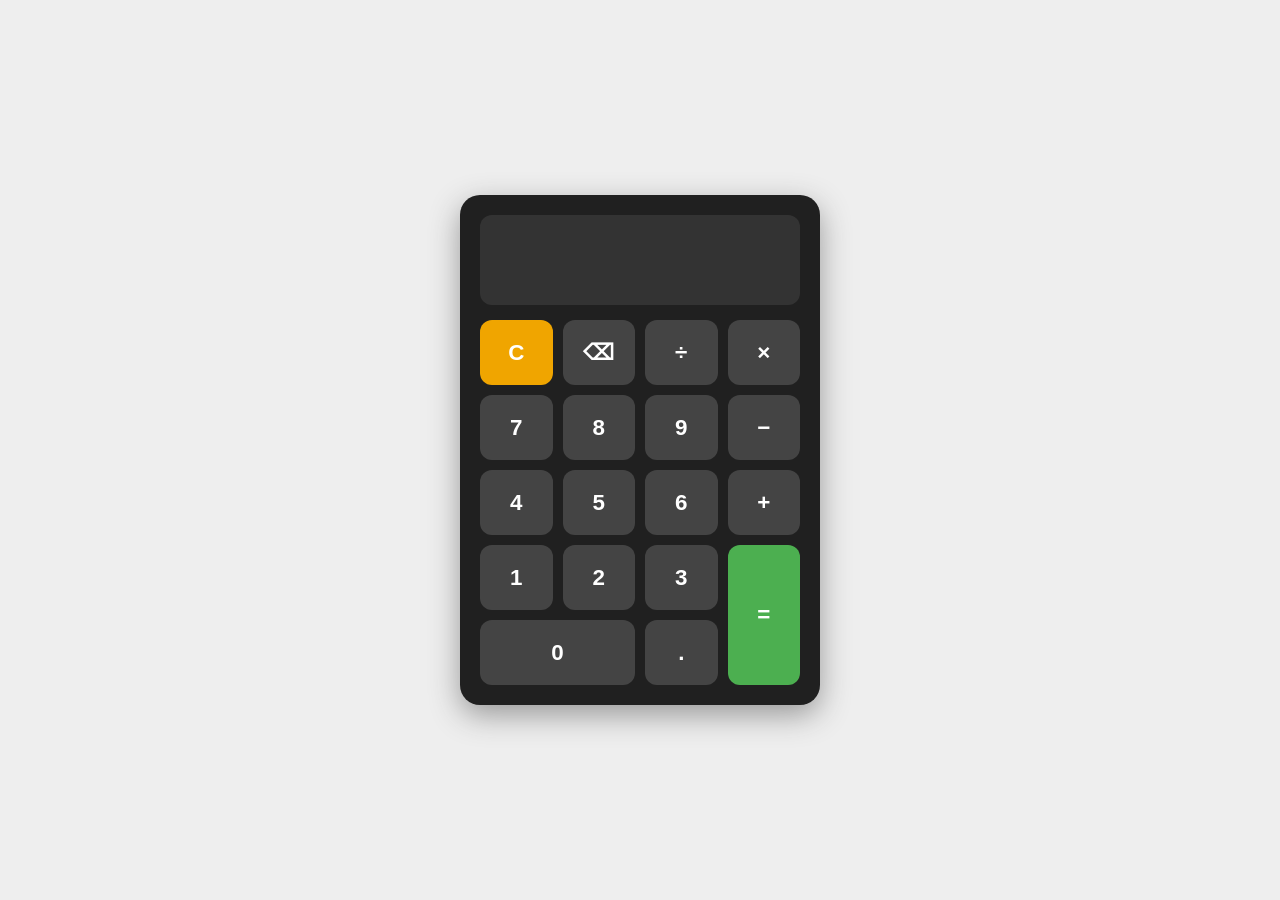
<file: WebDev-L2-Calculator/index.html>
<!DOCTYPE html>
<html lang="en">
<head>
    <meta charset="UTF-8">
    <meta name="viewport" content="width=device-width, initial-scale=1.0">
    <title>Calculator</title>
    <link rel="stylesheet" href="style.css">
</head>

<body>

<div class="calculator">
    <input id="display" readonly>

    <div id="keys">
        <button data-key="C" class="operator">C</button>
        <button data-key="back">⌫</button>
        <button data-key="/">÷</button>
        <button data-key="*">×</button>

        <button data-key="7">7</button>
        <button data-key="8">8</button>
        <button data-key="9">9</button>
        <button data-key="-">−</button>

        <button data-key="4">4</button>
        <button data-key="5">5</button>
        <button data-key="6">6</button>
        <button data-key="+">+</button>

        <button data-key="1">1</button>
        <button data-key="2">2</button>
        <button data-key="3">3</button>
        <button data-key="=" class="equal">=</button>

        <button data-key="0" class="zero">0</button>
        <button data-key=".">.</button>
    </div>
</div>

<script src="script.js"></script>
</body>
</html>
</file>
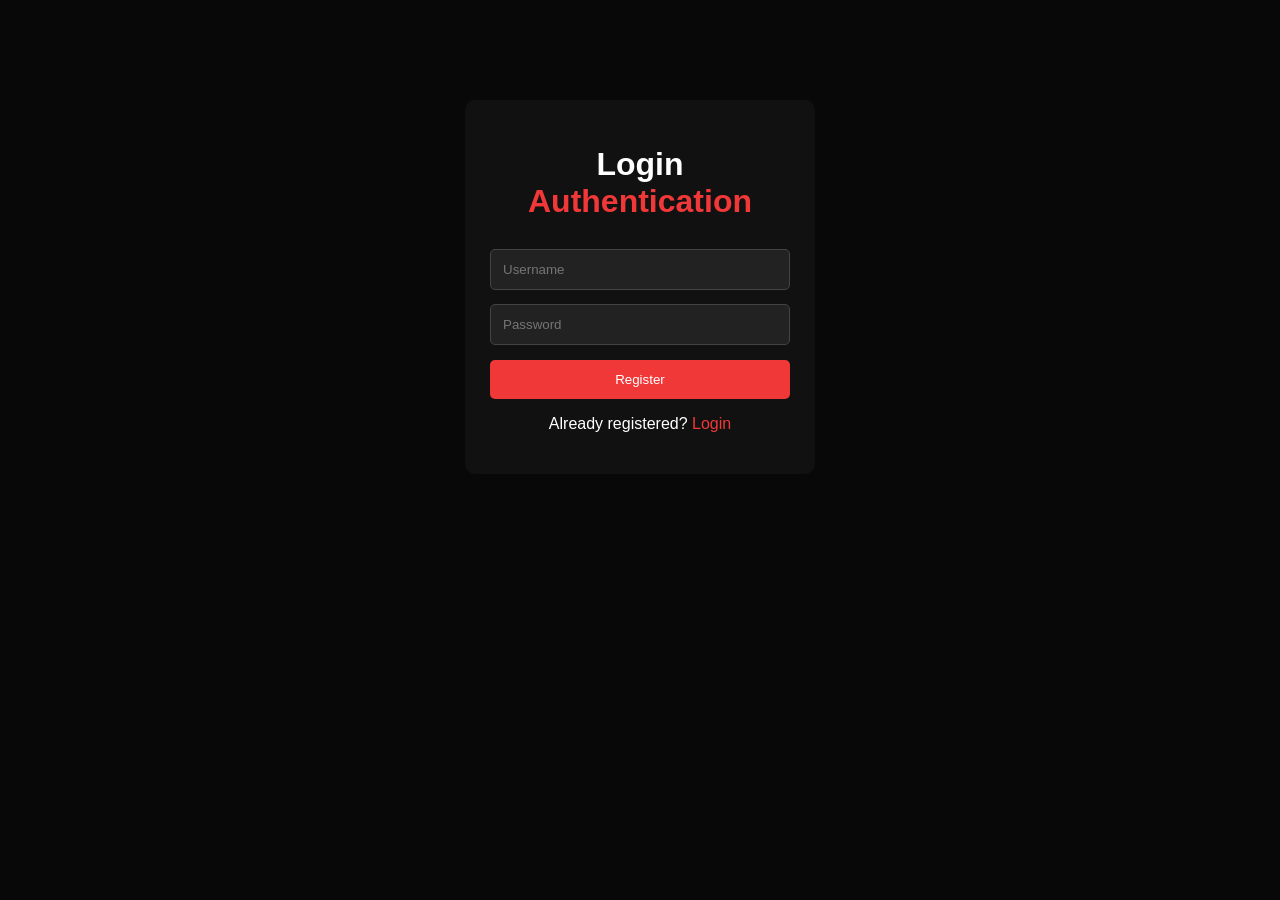
<file: WebDev-L2-LoginAuthentication/index.html>
<!DOCTYPE html>
<html>
<head>
    <title>Login Authentication</title>
    <link rel="stylesheet" href="style.css">
</head>
<body>

<div class="box">
    <h1>Login <span>Authentication</span></h1>

    <div id="register">
        <input id="name" placeholder="Username">
        <input id="pass" type="password" placeholder="Password">
        <button onclick="register()">Register</button>
        <p>Already registered? <a onclick="showLogin()">Login</a></p>
    </div>

    <div id="login" style="display:none">
        <input id="user" placeholder="Username">
        <input id="password" type="password" placeholder="Password">
        <button onclick="login()">Login</button>
        <p>New user? <a onclick="showRegister()">Register</a></p>
    </div>

    <div id="dashboard" style="display:none">
        <h2>Welcome!</h2>
        <p>You are logged in.</p>
        <button onclick="logout()">Logout</button>
    </div>

    <p id="message"></p>
</div>

<script src="script.js"></script>
</body>
</html>
</file>
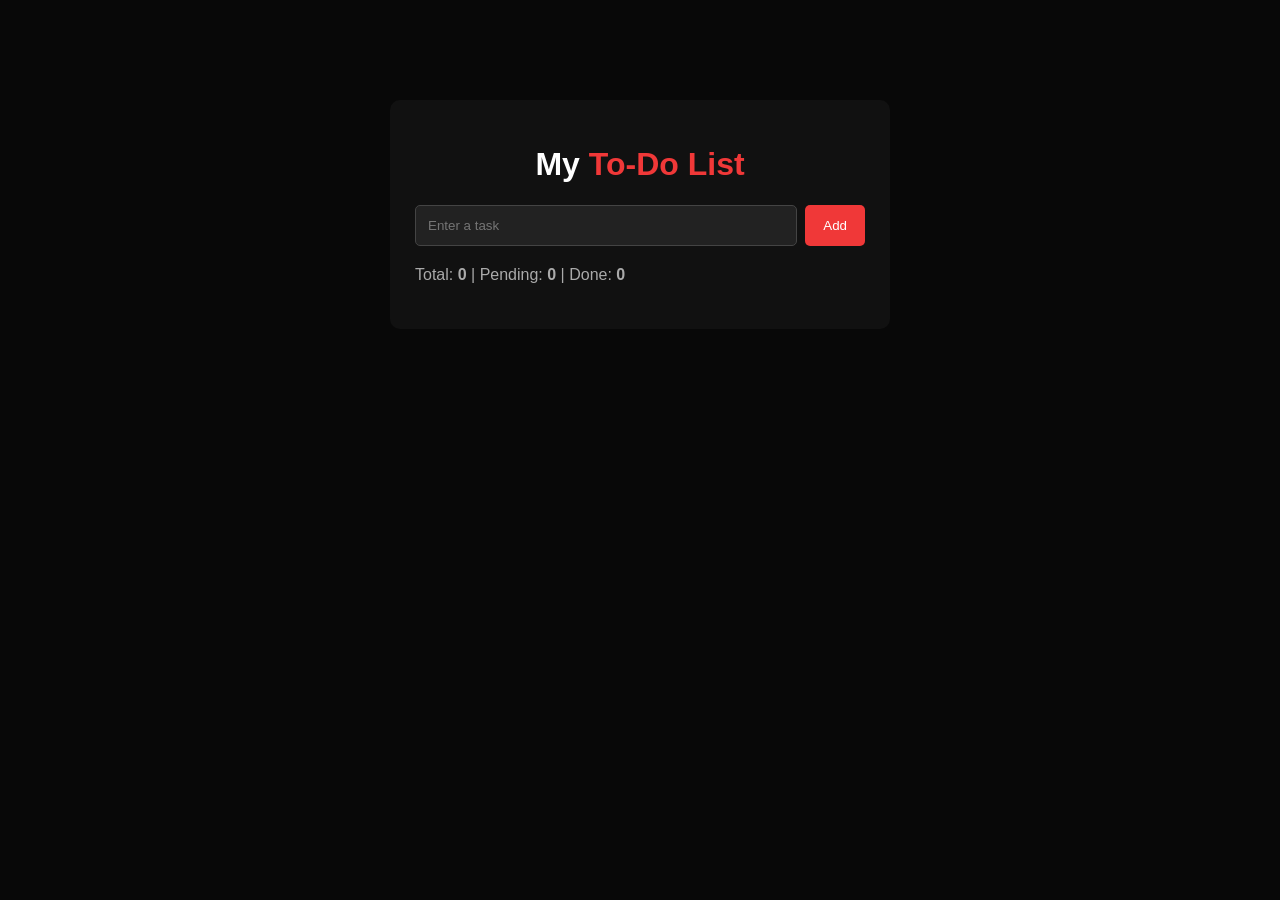
<file: WebDev-L2-ToDoApp/index.html>
<!DOCTYPE html>
<html>
<head>
    <title>To-Do List</title>
    <link rel="stylesheet" href="style.css">
    <link rel="icon" href="[data-uri]">
</head>
<body>

<div class="todo">
    <h1>My <span>To-Do List</span></h1>

    <div class="add">
        <input id="taskInput" placeholder="Enter a task">
        <button id="addBtn">Add</button>
    </div>

    <p>Total: <b id="total">0</b> | 
       Pending: <b id="pending">0</b> | 
       Done: <b id="done">0</b></p>

    <ul id="taskList"></ul>

</div>

<script src="script.js"></script>
</body>
</html>
</file>
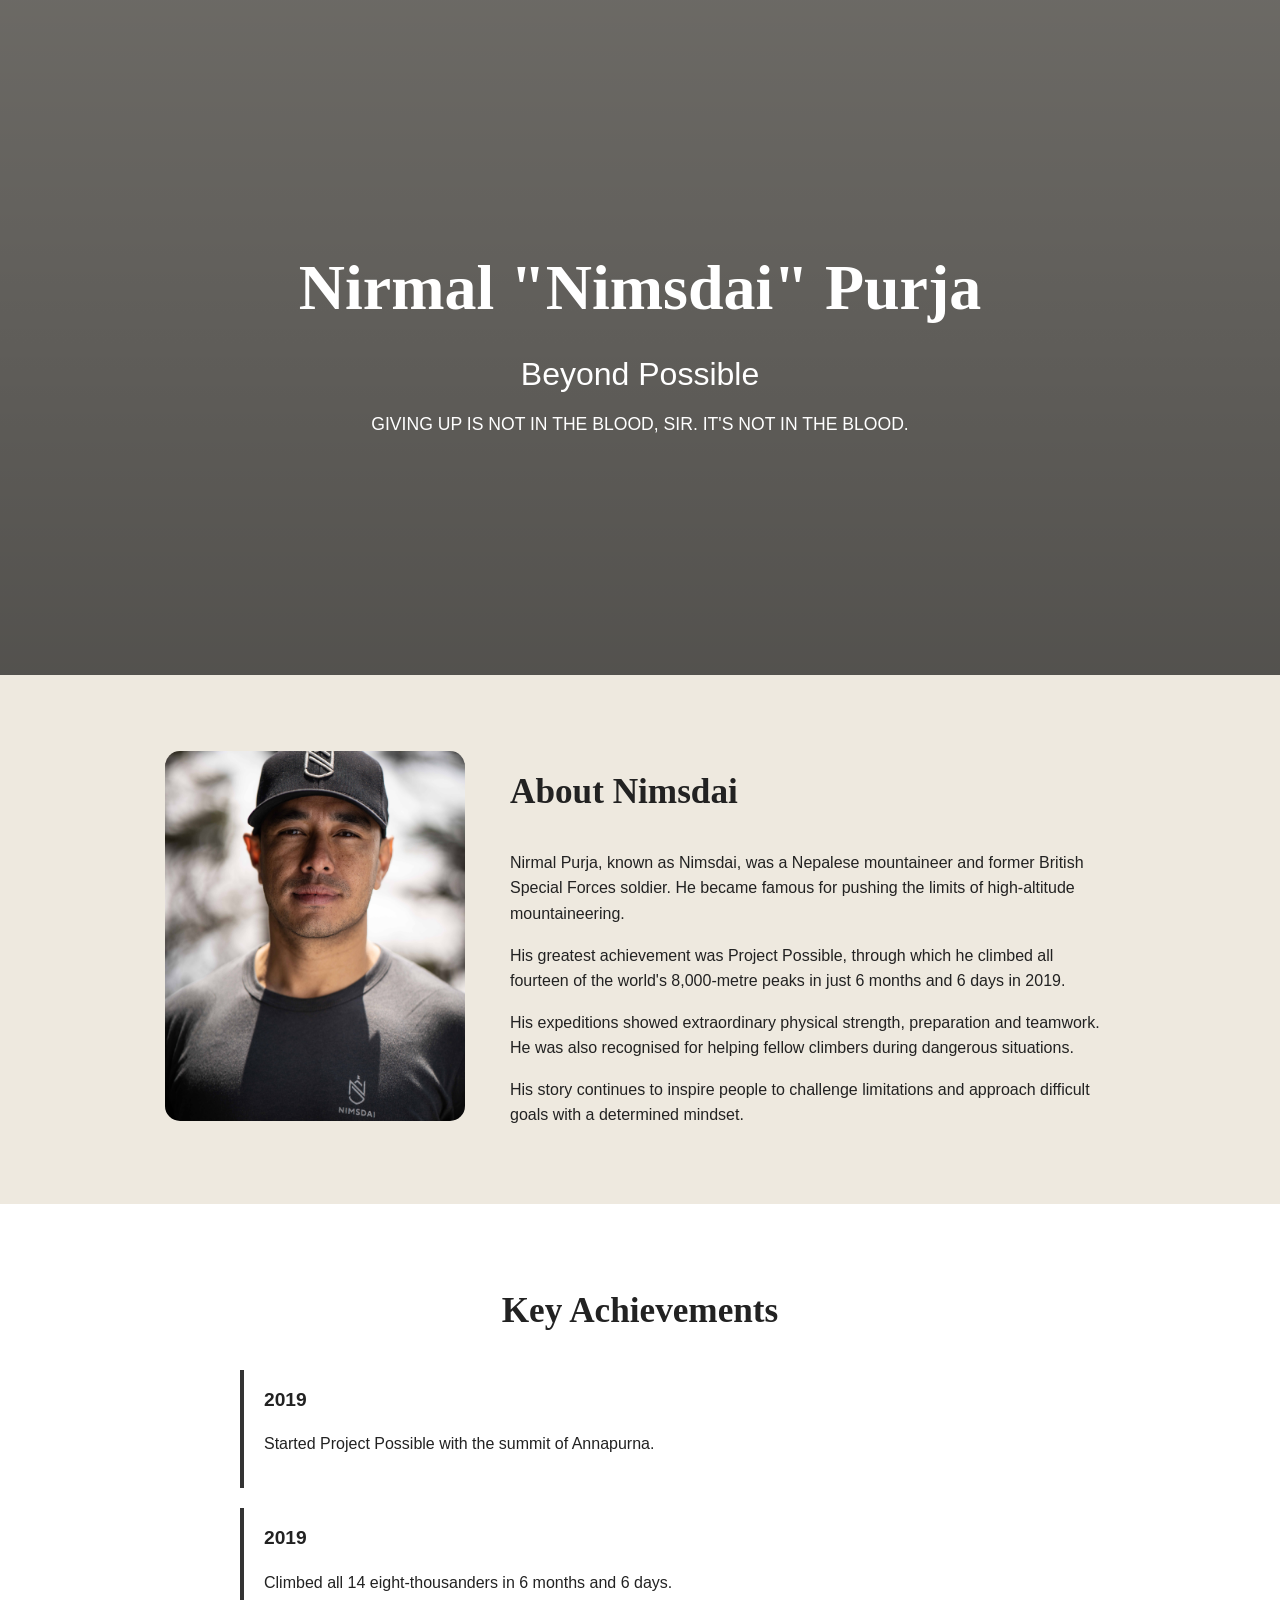
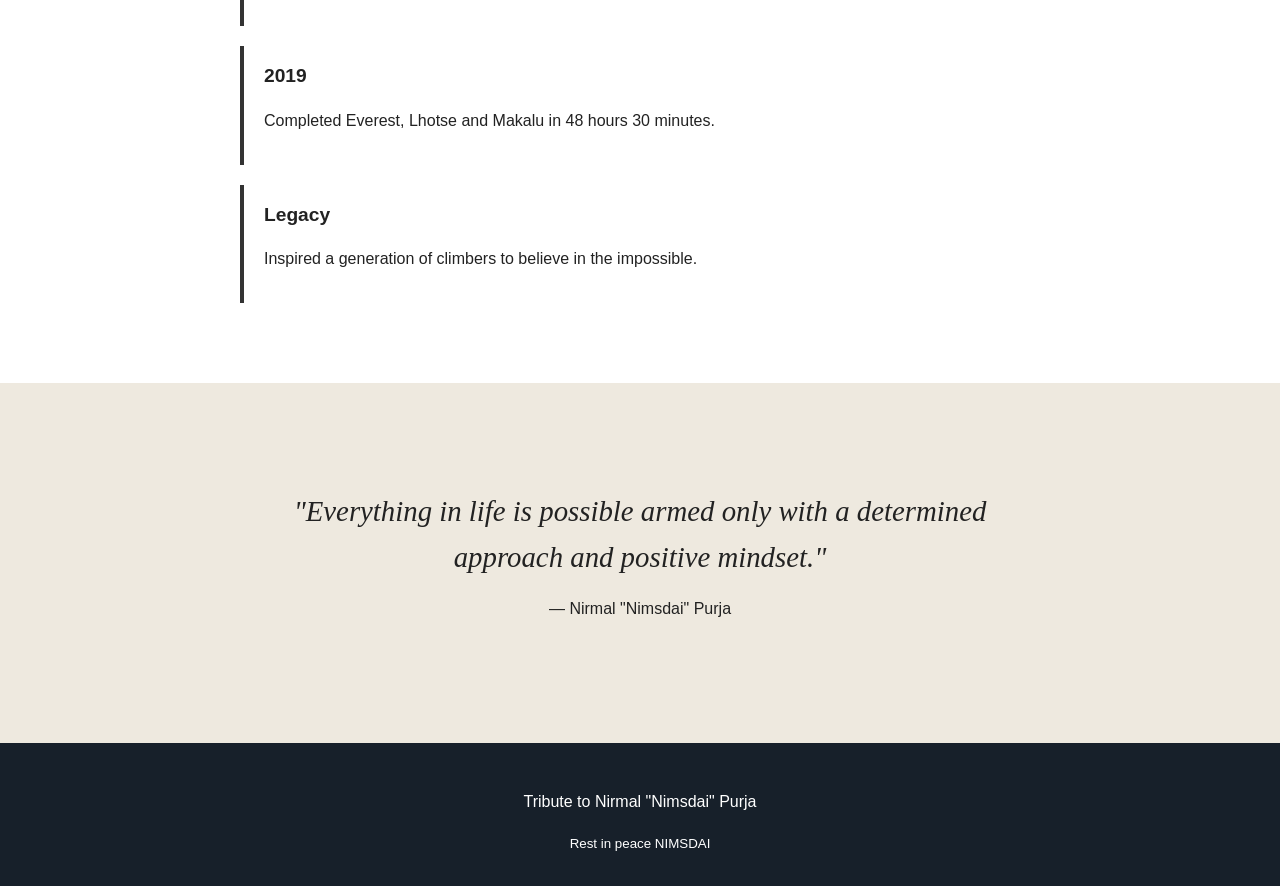
<file: WebDev-L2-TributePage/index.html>
<!DOCTYPE html>
<html lang="en">
<head>
    <meta charset="UTF-8">
    <meta name="viewport" content="width=device-width, initial-scale=1.0">
    <title>Nimsdai | Beyond Possible</title>
    <link rel="stylesheet" href="style.css">
    <link rel="icon" href="https://upload.wikimedia.org/wikipedia/commons/8/82/Mt.Everest.jpg">
</head>

<body>

    <header class="hero">
        <div class="hero-text">
            <h1>Nirmal "Nimsdai" Purja</h1>
            <p>Beyond Possible</p>
            <span>GIVING UP IS NOT IN THE BLOOD, SIR. IT'S NOT IN THE BLOOD.</span>
        </div>
    </header>


    <main>

        <section class="about">
            <div class="photo">
                <img src="nimsdai.jpg" alt="Nirmal Purja">
            </div>

            <div class="content">
                <h2>About Nimsdai</h2>

                <p>
                    Nirmal Purja, known as Nimsdai, was a Nepalese
                    mountaineer and former British Special Forces soldier.
                    He became famous for pushing the limits of high-altitude
                    mountaineering.
                </p>

                <p>
                    His greatest achievement was Project Possible, through
                    which he climbed all fourteen of the world's 8,000-metre
                    peaks in just 6 months and 6 days in 2019.
                </p>

                <p>
                    His expeditions showed extraordinary physical strength,
                    preparation and teamwork. He was also recognised for
                    helping fellow climbers during dangerous situations.
                </p>

                <p>
                    His story continues to inspire people to challenge
                    limitations and approach difficult goals with a
                    determined mindset.
                </p>
            </div>
        </section>


        <section class="achievements">
            <h2>Key Achievements</h2>

            <div class="timeline">
                <div>
                    <strong>2019</strong>
                    <p>Started Project Possible with the summit of Annapurna.</p>
                </div>

                <div>
                    <strong>2019</strong>
                    <p>Climbed all 14 eight-thousanders in 6 months and 6 days.</p>
                </div>

                <div>
                    <strong>2019</strong>
                    <p>Completed Everest, Lhotse and Makalu in 48 hours 30 minutes.</p>
                </div>

                <div>
                    <strong>Legacy</strong>
                    <p>Inspired a generation of climbers to believe in the impossible.</p>
                </div>
            </div>
        </section>


        <section class="quote">
            <blockquote>
                "Everything in life is possible armed only with a
                determined approach and positive mindset."
            </blockquote>

            <p>— Nirmal "Nimsdai" Purja</p>
        </section>

    </main>


    <footer>
        <p>Tribute to Nirmal "Nimsdai" Purja</p>
        <small>Rest in peace NIMSDAI</small>
    </footer>

</body>
</html>
</file>
<file: WebDev-L2-Calculator/style.css>
* {
    box-sizing: border-box;
}

body {
    margin: 0;
    height: 100vh;
    display: flex;
    justify-content: center;
    align-items: center;
    background: #eee;
    font-family: Arial, sans-serif;
}

.calculator {
    width: 360px;
    background: #202020;
    padding: 20px;
    border-radius: 20px;
    box-shadow: 0 10px 30px #999;
}

#display {
    width: 100%;
    height: 90px;
    border: none;
    outline: none;
    border-radius: 12px;
    margin-bottom: 15px;
    padding: 15px;
    background: #333;
    color: white;
    font-size: 2.5rem;
    text-align: right;
}

#keys {
    display: grid;
    grid-template-columns: repeat(4, 1fr);
    gap: 10px;
}

button {
    height: 65px;
    border: none;
    border-radius: 12px;
    background: #444;
    color: white;
    font-size: 1.4rem;
    font-weight: bold;
    cursor: pointer;
}

button:hover {
    background: #555;
}

button:active {
    transform: scale(.96);
}

.operator {
    background: #f0a500;
}

.operator:hover {
    background: #ffb82e;
}

.equal {
    background: #4caf50;
    grid-row: span 2;
    height: 140px;
}

.zero {
    grid-column: span 2;
}

@media (max-width: 400px) {
    .calculator {
        width: 95%;
        padding: 15px;
    }

    button {
        height: 60px;
    }

    .equal {
        height: 130px;
    }
}
</file>
<file: WebDev-L2-LoginAuthentication/style.css>
* {
    box-sizing: border-box;
}

body {
    margin: 0;
    background: #080808;
    color: white;
    font-family: Arial, sans-serif;
    display: flex;
    justify-content: center;
    padding-top: 100px;
}

.box {
    width: 350px;
    background: #111;
    padding: 25px;
    border-radius: 10px;
    text-align: center;
}

h1 span {
    color: rgb(240, 56, 56);
}

input {
    width: 100%;
    padding: 12px;
    margin: 7px 0;
    background: #222;
    color: white;
    border: 1px solid #444;
    border-radius: 5px;
}

button {
    width: 100%;
    padding: 12px;
    margin-top: 8px;
    background: rgb(240, 56, 56);
    color: white;
    border: 0;
    border-radius: 5px;
    cursor: pointer;
}

a {
    color: rgb(240, 56, 56);
    cursor: pointer;
}

#message {
    color: rgb(240, 56, 56);
}
</file>
<file: WebDev-L2-ToDoApp/style.css>
* {
    box-sizing: border-box;
}

body {
    margin: 0;
    font-family: Arial, sans-serif;
    background: #080808;
    color: white;
    display: flex;
    justify-content: center;
    padding-top: 100px;
}

.todo {
    width: 500px;
    background: #111;
    padding: 25px;
    border-radius: 10px;
}

h1 {
    text-align: center;
}

h1 span {
    color: rgb(240, 56, 56);
}

.add {
    display: flex;
    gap: 8px;
}

input {
    flex: 1;
    padding: 12px;
    background: #222;
    color: white;
    border: 1px solid #444;
    border-radius: 5px;
}

button {
    padding: 12px 18px;
    background: rgb(240, 56, 56);
    color: white;
    border: 0;
    border-radius: 5px;
    cursor: pointer;
}

p {
    color: #aaa;
    margin: 20px 0;
}

li {
    list-style: none;
    background: #222;
    padding: 12px;
    margin: 8px 0;
    border-radius: 5px;
    display: flex;
    gap: 8px;
    align-items: center;
}

li span {
    flex: 1;
}

.done {
    text-decoration: line-through;
    color: #777;
}

.delete {
    background: #333;
}

.edit {
    background: #333;
}
</file>
<file: WebDev-L2-TributePage/style.css>
* {
    box-sizing: border-box;
}

body {
    margin: 0;
    font-family: Arial, sans-serif;
    line-height: 1.6;
    color: #222;
    background: #eee9df;
}

h1, h2, blockquote {
    font-family: Georgia, serif;
}



.hero {
    height: 75vh;
    display: flex;
    justify-content: center;
    align-items: center;
    text-align: center;
    color: white;

    background:
        linear-gradient(rgba(0,0,0,.55), rgba(0,0,0,.65)),
        url("https://upload.wikimedia.org/wikipedia/commons/8/82/Mt.Everest.jpg");

    background-size: cover;
    background-position: center;
}

.hero-text h1 {
    font-size: 4rem;
    margin: 0;
}

.hero-text p {
    font-size: 2rem;
    margin: 10px 0;
}

.hero-text span {
    font-size: 1.1rem;
}



.about {
    max-width: 1000px;
    margin: 60px auto;
    padding: 0 25px;

    display: flex;
    gap: 45px;
    align-items: center;
}

.photo img {
    width: 300px;
    height: 370px;
    object-fit: cover;
    border-radius: 15px;
}

.content {
    flex: 1;
}

h2 {
    font-size: 2.2rem;
}



.achievements {
    background: white;
    padding: 50px 25px;
}

.achievements h2 {
    text-align: center;
}

.timeline {
    max-width: 800px;
    margin: 30px auto;
}

.timeline div {
    padding: 15px 20px;
    border-left: 4px solid #333;
    margin-bottom: 20px;
}

.timeline strong {
    font-size: 1.2rem;
}



.quote {
    max-width: 850px;
    margin: 60px auto;
    padding: 45px 30px;
    text-align: center;
}

blockquote {
    font-size: 1.8rem;
    font-style: italic;
    margin: 0;
}



footer {
    text-align: center;
    padding: 30px;
    background: #17202a;
    color: white;
}




@media (max-width: 700px) {

    .hero {
        height: 65vh;
    }

    .hero-text h1 {
        font-size: 2.5rem;
    }

    .hero-text p {
        font-size: 1.5rem;
    }

    .about {
        flex-direction: column;
        text-align: center;
    }

    .photo img {
        width: 250px;
        height: 300px;
    }

    blockquote {
        font-size: 1.4rem;
    }
}
</file>
